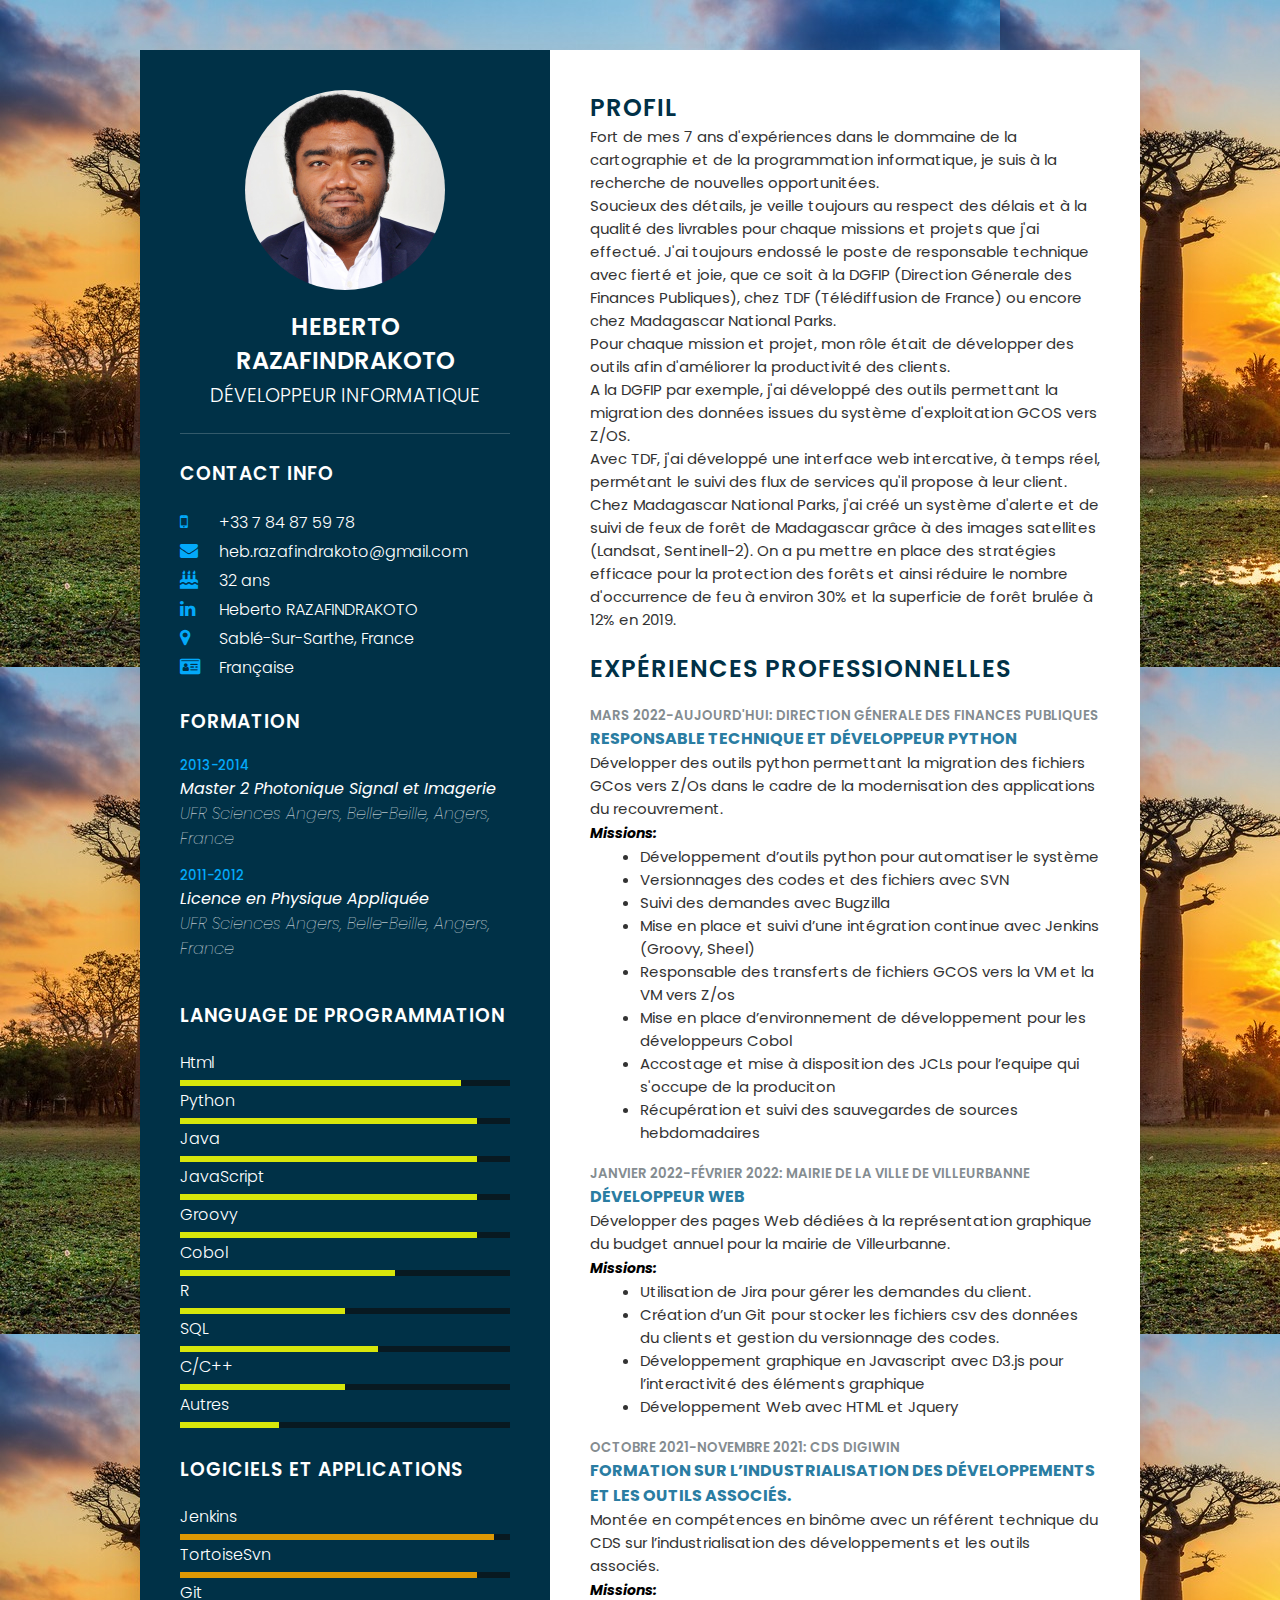
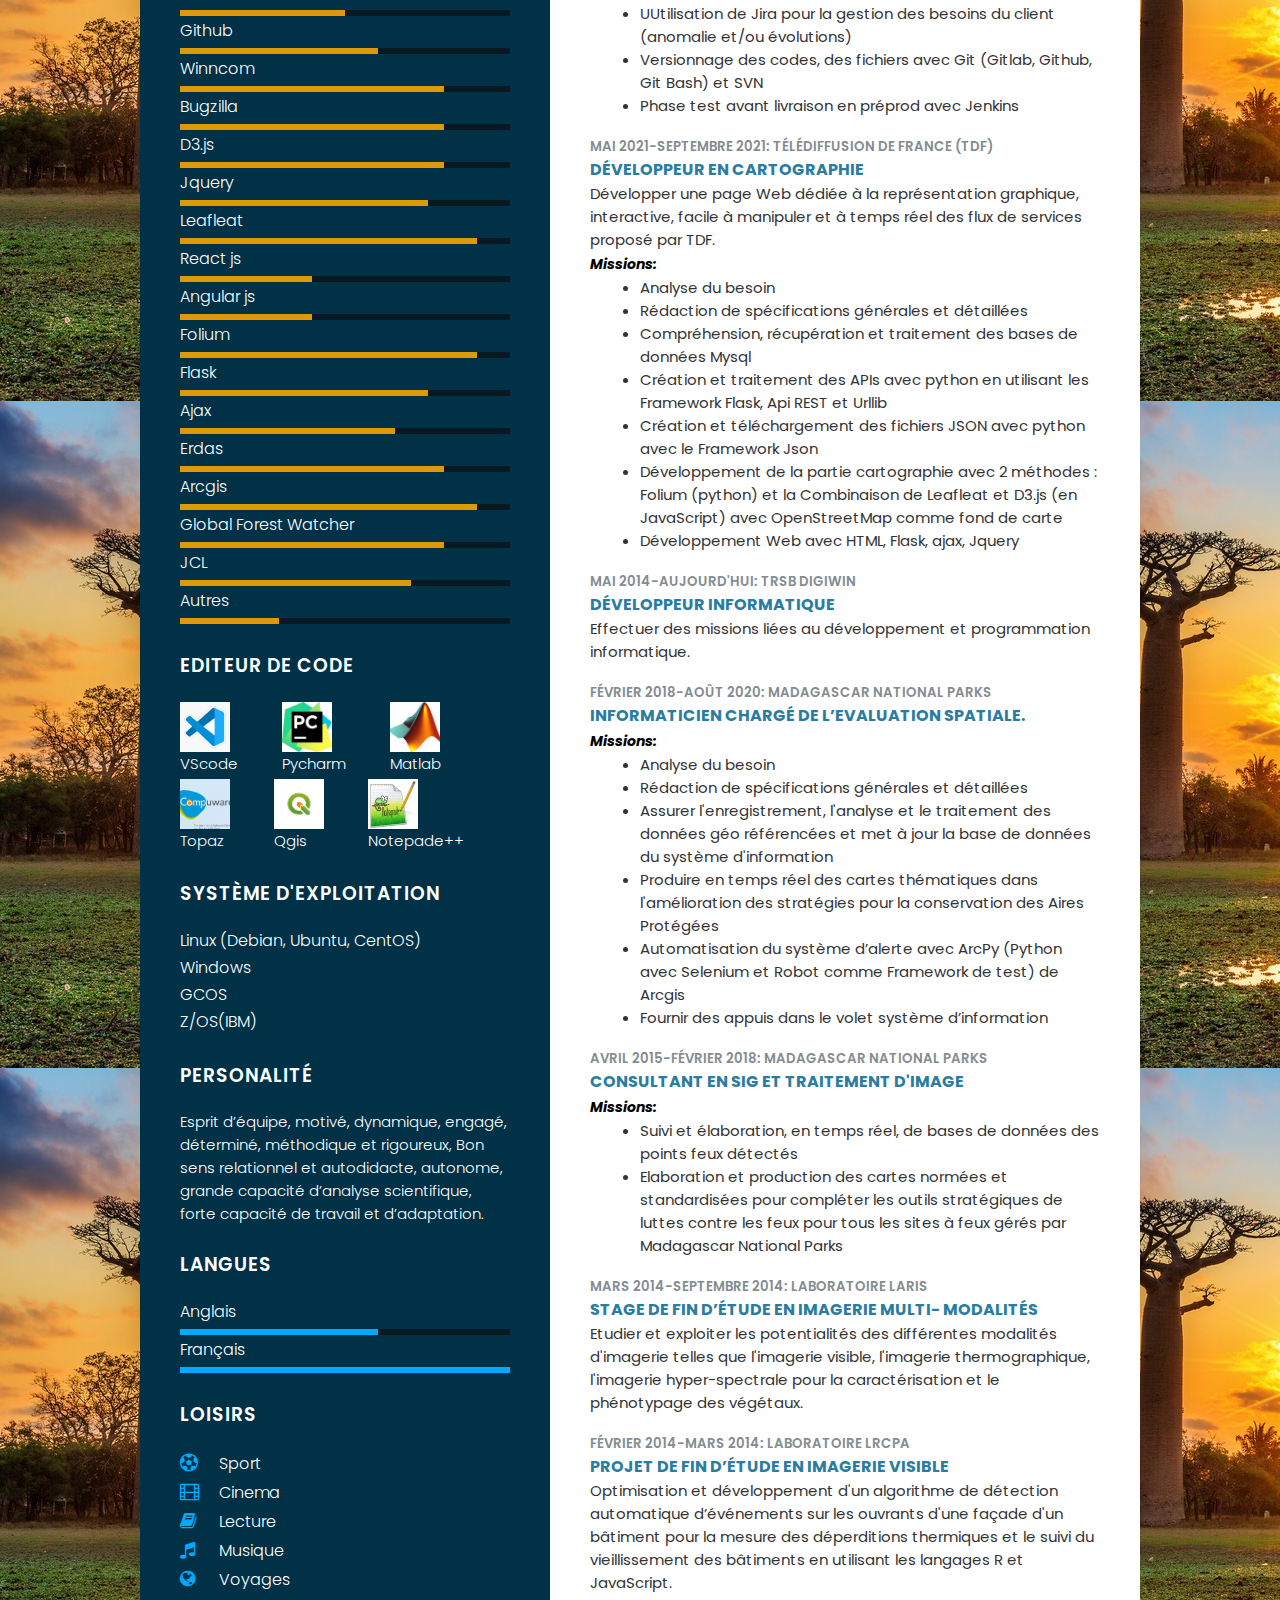
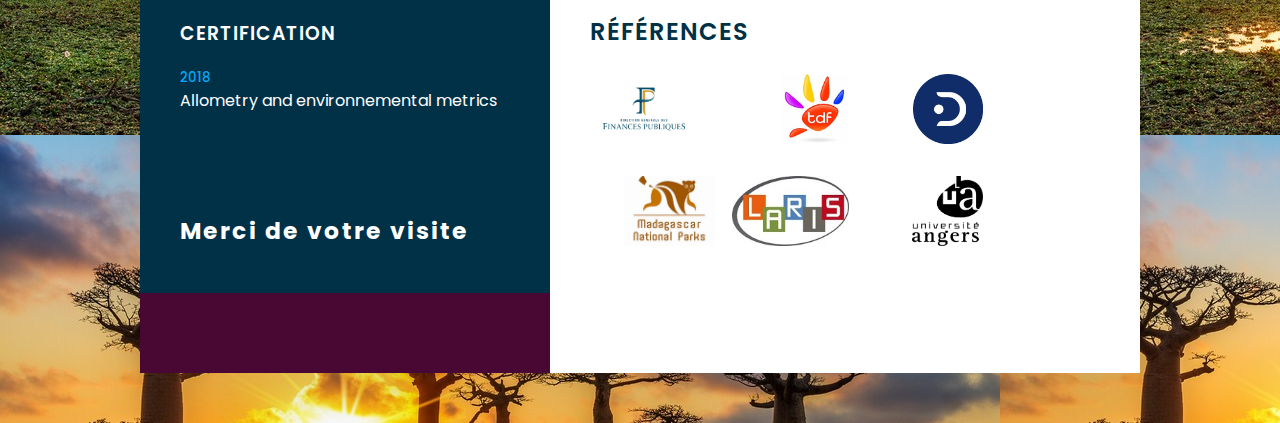
<file: index.html>
<!DOCTYPE html>
<html>
    <head>
        <meta name="viewport" content="width=device-width, initial-scale=1.0">
        <title>Curriculum vitae</title>
        <link rel="icon" type="image/x-icon" href="favicon.ico">
        <link rel="stylesheet" href="https://cdnjs.cloudflare.com/ajax/libs/font-awesome/4.7.0/css/font-awesome.css" integrity="sha512-5A8nwdMOWrSz20fDsjczgUidUBR8liPYU+WymTZP1lmY9G6Oc7HlZv156XqnsgNUzTyMefFTcsFH/tnJE/+xBg==" crossorigin="anonymous" referrerpolicy="no-referrer" />
        <link rel="stylesheet" type="text/css" href="style.css">
    </head>
    <body>
        <div class="container">
            <div class="left_Side">
                <div class="profileText">
                    <div class="imgBx">
                        <img src="profil.jpg">
                    </div>
                    <h2>Heberto RAZAFINDRAKOTO<br><span>Développeur Informatique</span></h2>
                </div>
                <div class="contactInfo">
                    <h3 class="title" id="test">Contact Info</h3>
                    <ul>
                        <li>
                            <span class="icon"><i class="fa fa-mobile" aria-hidden="true"></i></span>
                            <span class="text">+33 7 84 87 59 78</span>
                        </li>
                        <li>
                            <span class="icon"><i class="fa fa-envelope" aria-hidden="true"></i></span>
                            <span class="text">heb.razafindrakoto@gmail.com</span>
                        </li>
                        <li>
                            <span class="icon"><i class="fa fa-birthday-cake" aria-hidden="true"></i></span>
                            <span class="text">32 ans</span>
                        </li>
                        <li>
                            <span class="icon"><i class="fa fa-linkedin" aria-hidden="true"></i></span>
                            <span class="text">Heberto RAZAFINDRAKOTO</span>
                        </li>
                        <li>
                            <span class="icon"><i class="fa fa-map-marker" aria-hidden="true"></i></span>
                            <span class="text">Sablé-Sur-Sarthe, France</span>
                        </li>
                        <li>
                            <span class="icon"><i class="fa fa-id-card" aria-hidden="true"></i></span>
                            <span class="text">Française</span>
                        </li>
                    </ul>
                    <!-- Pour ajouter les click Mais ici pas besoin
                    <script src="https://ajax.googleapis.com/ajax/libs/jquery/3.6.1/jquery.min.js"></script>
                    <script type="text/javascript">
                        $(document).ready(function(){
                            $("h3").click(function(){
                                $('ul li').slideDown('slow');
                            });
                        });
                        $(document).ready(function(){$("h3").dblclick(function(){
                          $("ul li").slideUp("slow");
                            });
                        });
                    </script>
                    -->
                </div>
                <div class="Education">
                    <h3 class="title">Formation</h3>
                    <ul>
                        <li>
                            <h5>2013-2014</h5>
                            <h4>Master 2 Photonique Signal et Imagerie</h4>
                            <h4>UFR Sciences Angers, Belle-Beille, Angers, France</h4>
                        </li>
                        <li>
                            <h5>2011-2012</h5>
                            <h4>Licence en Physique Appliquée</h4>
                            <h4>UFR Sciences Angers, Belle-Beille, Angers, France</h4>
                        </li>
                    </ul>
                </div>
                <div class="contactInfo compétences">
                    <h3 class="title">Language de programmation</h3>
                    <ul>
                        <li>
                            <span class="text">Html</span>
                            <span class="percent">
                                <div style="width: 85%;"></div>
                            </span>
                        </li>
                        <li>
                            <span class="text">Python</span>
                            <span class="percent">
                                <div style="width: 90%;"></div>
                            </span>
                        </li>
                        <li>
                            <span class="text">Java</span>
                            <span class="percent">
                                <div style="width: 90%;"></div>
                            </span>
                        </li>
                        <li>
                            <span class="text">JavaScript</span>
                            <span class="percent">
                                <div style="width: 90%;"></div>
                            </span>
                        </li>
                        <li>
                            <span class="text">Groovy</span>
                            <span class="percent">
                                <div style="width: 90%;"></div>
                            </span>
                        </li>
                        <li>
                            <span class="text">Cobol</span>
                            <span class="percent">
                                <div style="width: 65%;"></div>
                            </span>
                        </li>
                        <li>
                            <span class="text">R</span>
                            <span class="percent">
                                <div style="width: 50%;"></div>
                            </span>
                        </li>
                        <li>
                            <span class="text">SQL</span>
                            <span class="percent">
                                <div style="width: 60%;"></div>
                            </span>
                        </li>
                        <li>
                            <span class="text">C/C++</span>
                            <span class="percent">
                                <div style="width: 50%;"></div>
                            </span>
                        </li>
                        <li>
                            <span class="text">Autres</span>
                            <span class="percent">
                                <div style="width: 30%;"></div>
                            </span>
                        </li>
                    </ul>
                </div>
                <div class="contactInfo applications">
                    <h3 class="title">Logiciels et applications</h3>
                    <ul>
                        <li>
                            <span class="text">Jenkins</span>
                            <span class="percent">
                                <div style="width: 95%;"></div>
                            </span>
                        </li>
                        <li>
                            <span class="text">TortoiseSvn</span>
                            <span class="percent">
                                <div style="width: 90%;"></div>
                            </span>
                        </li>
                        <li>
                            <span class="text">Git</span>
                            <span class="percent">
                                <div style="width: 50%;"></div>
                            </span>
                        </li>
                        <li>
                            <span class="text">Github</span>
                            <span class="percent">
                                <div style="width: 60%;"></div>
                            </span>
                        </li>
                        <li>
                            <span class="text">Winncom</span>
                            <span class="percent">
                                <div style="width: 80%;"></div>
                            </span>
                        </li>
                        <li>
                            <span class="text">Bugzilla</span>
                            <span class="percent">
                                <div style="width: 80%;"></div>
                            </span>
                        </li>
                        <li>
                            <span class="text">D3.js</span>
                            <span class="percent">
                                <div style="width: 80%;"></div>
                            </span>
                        </li>
                        <li>
                            <span class="text">Jquery</span>
                            <span class="percent">
                                <div style="width: 75%;"></div>
                            </span>
                        </li>
                        <li>
                            <span class="text">Leafleat</span>
                            <span class="percent">
                                <div style="width: 90%;"></div>
                            </span>
                        </li>
                        <li>
                            <span class="text">React js</span>
                            <span class="percent">
                                <div style="width: 40%;"></div>
                            </span>
                        </li>
                        <li>
                            <span class="text">Angular js</span>
                            <span class="percent">
                                <div style="width: 40%;"></div>
                            </span>
                        </li>
                        <li>
                            <span class="text">Folium</span>
                            <span class="percent">
                                <div style="width: 90%;"></div>
                            </span>
                        </li>
                        <li>
                            <span class="text">Flask</span>
                            <span class="percent">
                                <div style="width: 75%;"></div>
                            </span>
                        </li>
                        <li>
                            <span class="text">Ajax</span>
                            <span class="percent">
                                <div style="width: 65%;"></div>
                            </span>
                        </li>
                        <li>
                            <span class="text">Erdas</span>
                            <span class="percent">
                                <div style="width: 80%;"></div>
                            </span>
                        </li>
                        <li>
                            <span class="text">Arcgis</span>
                            <span class="percent">
                                <div style="width: 90%;"></div>
                            </span>
                        </li>
                        <li>
                            <span class="text">Global Forest Watcher</span>
                            <span class="percent">
                                <div style="width: 80%;"></div>
                            </span>
                        </li>
                        <li>
                            <span class="text">JCL</span>
                            <span class="percent">
                                <div style="width: 70%;"></div>
                            </span>
                        </li>
                        <li>
                            <span class="text">Autres</span>
                            <span class="percent">
                                <div style="width: 30%;"></div>
                            </span>
                        </li>
                    </ul>
                </div>
                <div class="contactInfo outils">
                    <h3 class="title">Editeur de code</h3>
                    <ul>
                        <li>
                            <div class="img1">
                                <img src="img1.jpg">
                            </div>
                            <p>VScode</p>
                        </li>
                        <li>
                            <div class="img1">
                                <img src="pycharm.jpg">
                            </div>
                            <p>Pycharm</p>
                        </li>
                        <li>
                            <div class="img1">
                                <img src="matlab.jpg">
                            </div>
                            <p>Matlab</p>
                        </li>
                        <li>
                            <div class="img1">
                                <img src="topaz.jpg">
                            </div>
                            <p>Topaz</p>
                        </li>
                        <li>
                            <div class="img1">
                                <img src="qgis.png">
                            </div>
                            <p>Qgis</p>
                        </li>
                        <li>
                            <div class="img1">
                                <img src="notepad.jpg">
                            </div>
                            <p>Notepade++</p>
                        </li>
                    </ul>
                </div>
                <div class="contactInfo systeme">
                    <h3 class="title">Système d'exploitation</h3>
                    <ul>
                        <li>
                            <span class="text">Linux (Debian, Ubuntu, CentOS)</span>
                        </li>
                        <li>
                            <span class="text">Windows</span>
                        </li>
                        <li>
                            <span class="text">GCOS</span>
                        </li>
                        <li>
                            <span class="text">Z/OS(IBM)</span>
                        </li>
                    </ul>
                </div>
                <div class="contactInfo Personalité">
                    <h3 class="title">Personalité</h3>
                    <P> Esprit d’équipe, motivé, dynamique, engagé, déterminé, méthodique
                        et rigoureux, Bon sens relationnel et autodidacte, autonome, grande
                        capacité d’analyse scientifique, forte capacité de travail et
                        d’adaptation.
                    </P>
                </div>
                <div class="contactInfo Language">
                    <h3 class="title">Langues</h3>
                    <ul>
                        <li>
                            <span class="text">Anglais</span>
                            <span class="percent">
                                <div style="width: 60%;"></div>
                            </span>
                        </li>
                        <li>
                            <span class="text">Français</span>
                            <span class="percent">
                                <div style="width: 100%;"></div>
                            </span>
                        </li>
                    </ul>
                </div>
                <div class="contactInfo Loisir">
                    <h3 class="title">Loisirs</h3>
                    <ul>
                        <li>
                            <span class="icon"><i class="fa fa-futbol-o" aria-hidden="true"></i></span>
                            <span class="text">Sport</span>
                        </li>
                        <li>
                            <span class="icon"><i class="fa fa-film" aria-hidden="true"></i></span>
                            <span class="text">Cinema</span>
                        </li>
                        <li>
                            <span class="icon"><i class="fa fa-book" aria-hidden="true"></i></span>
                            <span class="text">Lecture</span>
                        </li>
                        <li>
                            <span class="icon"><i class="fa fa-music" aria-hidden="true"></i></span>
                            <span class="text">Musique</span>
                        </li>
                        <li>
                            <span class="icon"><i class="fa fa-globe" aria-hidden="true"></i></span>
                            <span class="text">Voyages</span>
                        </li>
                    </ul>
                </div>
                <div class="Certification">
                    <h3 class="title">Certification</h3>
                    <h5>2018</h5>
                    <h4>Allometry and environnemental
                        metrics</h4>
                </div>
                <div class="animation">
                    <h3>Merci de votre visite</h3>
                </div>
                
            </div>
            <div class="right_Side">
                <div class="about">
                    <h2 class="title2">Profil</h2>
                    <p> Fort de mes 7 ans d'expériences dans le dommaine de la cartographie et
                        de la programmation informatique, je suis à la recherche de nouvelles
                        opportunitées.<br>Soucieux des détails, je veille toujours au respect 
                        des délais et à la qualité des livrables pour chaque missions et projets que
                        j'ai effectué.
                        J'ai toujours endossé le poste de responsable technique avec fierté et joie, que ce soit
                        à la DGFIP (Direction Génerale des Finances Publiques), chez TDF (Télédiffusion de France) 
                        ou encore chez Madagascar National Parks.<br>
                        Pour chaque mission et projet, mon rôle était de développer des outils 
                        afin d'améliorer la productivité des clients.<br> 
                        A la DGFIP par exemple, j'ai développé des outils permettant la migration des données 
                        issues du système d'exploitation GCOS vers Z/OS.<br>
                        Avec TDF, j'ai développé une interface web intercative, à temps réel, permétant 
                        le suivi des flux de services qu'il propose à leur client.<br>
                        Chez Madagascar National Parks, j'ai créé un système d'alerte et de suivi de 
                        feux de forêt de Madagascar grâce à des images satellites (Landsat, Sentinell-2).
                        On a pu mettre en place des stratégies efficace pour la protection des forêts et
                        ainsi réduire le nombre d'occurrence de feu à environ 30% et la
                        superficie de forêt brulée à 12% en 2019.
                        
                    </p>
                </div>
                <div class="about">
                    <h2 class="title2">expériences professionnelles</h2>
                    <div class="box">
                        <div class="année">
                            <h5>Mars 2022-Aujourd'hui: Direction Génerale des Finances Publiques</h5>
                        </div>
                        <div class="text">
                            <h4>Responsable technique et Développeur python</h4>
                            <span class="tooltiptext"> <h5>Outils et technologies:</h5><br><p>GCOS, JCL, Python, Java, Groovy, COBOL, Sheel, SVN, Topaz,
                                Jenkins, Bugzilla</p>
                            </span>
                            <p> Développer des outils python permettant la migration des fichiers GCos
                                vers Z/Os dans le cadre de la modernisation des applications du recouvrement.
                            </p>
                            <span class="mission">Missions:</span>
                            <ul>
                                <li>
                                    <span class="text">Développement d’outils python pour automatiser le système</span>
                                </li>
                                <li>
                                    <span class="text">Versionnages des codes et des fichiers avec SVN</span>
                                </li>
                                <li>
                                    <span class="text">Suivi des demandes avec Bugzilla</span>
                                </li>
                                <li>
                                    <span class="text">Mise en place et suivi d’une intégration continue avec Jenkins (Groovy, Sheel)</span>
                                </li>
                                <li>
                                    <span class="text">Responsable des transferts de fichiers GCOS vers la VM et la VM vers Z/os</span>
                                </li>
                                <li>
                                    <span class="text">Mise en place d’environnement de développement pour les développeurs
                                        Cobol</span>
                                </li>
                                <li>
                                    <span class="text">Accostage et mise à disposition des JCLs pour l’equipe qui s'occupe de la produciton</span>
                                </li>
                                <li>
                                    <span class="text">Récupération et suivi des sauvegardes de sources hebdomadaires</span>
                                </li>
                                
                            </ul>
                        </div>
                    </div>
                    <div class="box">
                        <div class="année">
                            <h5>Janvier 2022-février 2022: Mairie de la ville de Villeurbanne</h5>
                        </div>
                        <div class="text">
                            <h4>Développeur Web</h4>
                            <span class="tooltiptext"> <h5>Outils et technologies:</h5><br><p>Gitlab, Github, Git Bash, Jenkins, Jira, D3.js, Jquery, JavaScript,
                                HTML</p>
                            </span>
                            <p> Développer des pages Web dédiées à la représentation graphique du
                                budget annuel pour la mairie de Villeurbanne.
                            </p>
                            <span class="mission">Missions:</span>
                            <ul>
                                <li>
                                    <span class="text">Utilisation de Jira pour gérer les demandes du client.</span>
                                </li>
                                <li>
                                    <span class="text">Création d’un Git pour stocker les fichiers csv des données du clients et
                                        gestion du versionnage des codes.</span>
                                </li>
                                <li>
                                    <span class="text">Développement graphique en Javascript avec D3.js pour l’interactivité des
                                        éléments graphique</span>
                                </li>
                                <li>
                                    <span class="text">Développement Web avec HTML et Jquery</span>
                                </li>
                            </ul>
                        </div>
                    </div>
                    <div class="box">
                        <div class="année">
                            <h5>octobre 2021-novembre 2021: CDS DIGIWIN</h5>
                        </div>
                        <div class="text">
                            <h4>Formation sur
                                l’industrialisation des développements et les outils associés.</h4>
                            <p> Montée en compétences en binôme avec un référent technique du CDS sur
                                l’industrialisation des développements et les outils associés.
                            </p>
                            <span class="mission">Missions:</span>
                            <ul>
                                <li>
                                    <span class="text">UUtilisation de Jira pour la gestion des besoins du client (anomalie et/ou
                                        évolutions)</span>
                                </li>
                                <li>
                                    <span class="text">Versionnage des codes, des fichiers avec Git (Gitlab, Github, Git Bash) et
                                        SVN</span>
                                </li>
                                <li>
                                    <span class="text">Phase test avant livraison en préprod avec Jenkins</span>
                                </li>
                            </ul>
                        </div>
                    </div>
                    <div class="box">
                        <div class="année">
                            <h5>Mai 2021-septembre 2021: Télédiffusion de France (TDF)</h5>
                        </div>
                        <div class="text">
                            <h4>Développeur en cartographie</h4>
                            <span class="tooltiptext"> <h5>Outils et technologies:</h5><br><p>Folium; Leaflet; D3.js; Urllib; Flask; Api REST;
                                Ajax;Jquery; OpenStreetMap; Python; JavaScript; SQL; Mysql; HTML</p> 
                            </span>
                            <p> Développer une page Web dédiée à la représentation graphique,
                                interactive, facile à manipuler et à temps réel des flux de services proposé par TDF.
                            </p>
                            <span class="mission">Missions:</span>
                            <ul>
                                <li>
                                    <span class="text">Analyse du besoin</span>
                                </li>
                                <li>
                                    <span class="text">Rédaction de spécifications générales et détaillées</span>
                                </li>
                                <li>
                                    <span class="text">Compréhension, récupération et traitement des bases de données Mysql</span>
                                </li>
                                <li>
                                    <span class="text">Création et traitement des APIs avec python en utilisant les Framework Flask,
                                        Api REST et Urllib</span>
                                </li>
                                <li>
                                    <span class="text">Création et téléchargement des fichiers JSON avec python avec le Framework
                                        Json</span>
                                </li>
                                <li>
                                    <span class="text">Développement de la partie cartographie avec 2 méthodes : Folium (python) et la Combinaison de Leafleat et D3.js (en JavaScript)
                                        avec OpenStreetMap comme fond de carte
                                    </span>
                                </li>
                                <li>
                                    <span class="text">Développement Web avec HTML, Flask, ajax, Jquery</span>
                                </li>
                            </ul>
                        </div>
                    </div>
                    <div class="box">
                        <div class="année">
                            <h5>Mai 2014-Aujourd'hui: TRSb DIGIWIN</h5>
                        </div>
                        <div class="text">
                            <h4>Développeur Informatique</h4>
                            <p> Effectuer des missions liées au développement et programmation informatique. 
                            </p>
                        </div>
                    </div>
                    <div class="box">
                        <div class="année">
                            <h5>Février 2018-Août 2020: Madagascar National Parks</h5>
                        </div>
                        <div class="text">
                            <h4>Informaticien Chargé de l’Evaluation
                                Spatiale.</h4>
                            <span class="tooltiptext"> <h5>Outils et technologies:</h5><br><p>ArcGis; QGis; Erdas; Envi; SMART; Image Landsat; Image
                                sentinelle-2; ArcPy; Python; JavaScript; SQL; Google earth; GPS Tracker;
                                Global Forest Wátcher; R</p>
                            </span>
                            <span class="mission">Missions:</span>
                            <ul>
                                <li>
                                    <span class="text">Analyse du besoin</span>
                                </li>
                                <li>
                                    <span class="text">Rédaction de spécifications générales et détaillées</span>
                                </li>
                                <li>
                                    <span class="text">Assurer l'enregistrement, l'analyse et le traitement des données géo
                                        référencées et met à jour la base de données du système d'information</span>
                                </li>
                                <li>
                                    <span class="text">Produire en temps réel des cartes thématiques dans l'amélioration des
                                        stratégies pour la conservation des Aires Protégées</span>
                                </li>
                                <li>
                                    <span class="text">Automatisation du système d’alerte avec ArcPy (Python avec Selenium et
                                        Robot comme Framework de test) de Arcgis</span>
                                </li>
                                <li>
                                    <span class="text">Fournir des appuis dans le volet système d’information
                                    </span>
                                </li>
                            </ul>
                        </div>
                    </div>
                    <div class="box">
                        <div class="année">
                            <h5>Avril 2015-Février 2018: Madagascar National Parks</h5>
                        </div>
                        <div class="text">
                            <h4>Consultant en SIG et traitement d'image</h4>
                            <span class="tooltiptext"> <h5>Outils et technologies:</h5><br><p>ArcGis; QGis; Python; JavaScript; SQL; Google earth; GPS
                                Tracker; R</p>
                            </span>
                            <span class="mission">Missions:</span>
                            <ul>
                                <li>
                                    <span class="text">Suivi et élaboration, en temps réel, de bases de données des points feux
                                        détectés</span>
                                </li>
                                <li>
                                    <span class="text">Elaboration et production des cartes normées et standardisées pour compléter
                                        les outils stratégiques de luttes contre les feux pour tous les sites à feux gérés
                                        par Madagascar National Parks</span>
                                </li>
                            </ul>
                        </div>
                    </div>
                    <div class="box">
                        <div class="année">
                            <h5>Mars 2014-septembre 2014: Laboratoire LARIS</h5>
                        </div>
                        <div class="text">
                            <h4>Stage de fin d’étude en imagerie multi-
                                modalités</h4>
                            <span class="tooltiptext"> <h5>Outils et technologies:</h5><br><p>Matlab; R; Imagerie Thermographique; Imagerie Visible;
                                Imagerie hyperspectrale; phénotypage</p>
                            </span>
                            <p> Etudier et exploiter les potentialités des différentes modalités d'imagerie
                                telles que l'imagerie visible, l'imagerie thermographique, l'imagerie hyper-spectrale
                                pour la caractérisation et le phénotypage des végétaux.
                            </p>
                        </div>
                    </div>
                    <div class="box">
                        <div class="année">
                            <h5>Février 2014-Mars 2014: Laboratoire LRCPA</h5>
                        </div>
                        <div class="text">
                            <h4>Projet de fin d’étude en imagerie visible</h4>
                            <span class="tooltiptext"> <h5>Outils et technologies:</h5><br><p>Matlab; R; Imagerie Visible</p>
                            </span>
                            <p> Optimisation et développement d'un algorithme de détection automatique
                                d’événements sur les ouvrants d'une façade d'un bâtiment pour la mesure des
                                déperditions thermiques et le suivi du vieillissement des bâtiments en utilisant les
                                langages R et JavaScript.
                            </p>
                        </div>
                    </div>
                </div>
                <div class="ref">
                    <h2 class="title2">Références</h2>
                    <ul>
                        <li>
                            <div class="img2">
                                <a href="https://www.economie.gouv.fr/dgfip" target="_blank">
                                    <img src="dgfip.jpg">
                                </a>
                            </div>
                        </li>
                        <li>
                            <div class="img2">
                                <a href="https://www.tdf.fr/" target="_blank">
                                    <img src="tdf.jpg">
                                </a>
                            </div>
                        </li>
                        <li>
                            <div class="img2">
                                <a href="https://digiwin.fr/" target="_blank">
                                    <img src="trsb.png">
                                </a>
                            </div>
                        </li>
                        <li>
                            <div class="img2">
                                <a href="https://www.parcs-madagascar.com/" target="_blank">
                                    <img src="mnp.jpg">
                                </a>
                            </div>
                        </li>
                        <li>
                            <div class="img2">
                                <a href="https://laris.univ-angers.fr/fr/home.html" target="_blank">
                                    <img src="laris.jpg">
                                </a>
                            </div>
                        </li>
                        <li>
                            <div class="img2">
                                <a href="https://www.univ-angers.fr/fr/index.html" target="_blank">
                                    <img src="univ.jpg">
                                </a>
                            </div>
                        </li>
                    </ul>                            
                </div>
            </div>
            <div class="bas"></div>
        </div>
    </body>
</html>
</file>
<file: style.css>
@import url('https://fonts.googleapis.com/css?family=Poppins:200,300,400,500,600,700,800,900&display=swap');
*
{
    margin: 0;
    padding: 0;
    box-sizing: border-box;
    font-family: 'Poppins', sans-serif;
}
body
{
    background-image: url("mada.jpg");
    display: flex;
    justify-content: center;
    align-items: center;
    min-height: 100vh;
}
.container
{
    position: relative;
    width: 100%;
    max-width: 1000px;
    min-height: 1000px;
    background: #fff;
    margin: 50px;
    display: grid;
    grid-template-columns: 1fr 2fr;
    box-shadow: 0 35px 55px rgba(0,0,0,0.1);
}
.container .left_Side
{
    position: relative;
    background: #003147;
    padding: 40px;
}
.container .bas
{
    position: relative;
    background: #490734;
    padding: 40px;
}

.profileText
{
    position: relative;
    display: flex;
    flex-direction: column;
    align-items: center;
    padding-bottom: 20px;
    border-bottom:1px solid rgba(255,255,255,0.2);
}
.profileText .imgBx
{
    position: relative;
    width: 200px;
    height: 200px;
    border-radius: 50%;
    overflow: hidden;
}
.profileText .imgBx img
{
    position: absolute;
    top:0;
    left:0;
    width: 200px;
    height:200px;
    object-fit: cover;
}
.profileText h2
{
    color: #fff;
    font-size: 1.5em;
    margin-top: 20px;
    text-transform: uppercase;
    text-align: center;
    font-weight: 600;
    line-height: 1.4em;
}
.profileText h2 span
{
    font-size: 0.8em;
    font-weight: 300;
}
.contactInfo
{
    padding-top: 40px;
    margin-left: 30px;
    padding-right: 300px;
    display: inline;
}
.title
{
    color: #fff;
    text-transform: uppercase;
    font-weight: 600;
    letter-spacing: 1px;
    margin-bottom: 20px;
}
.contactInfo ul
{
    position:relative;

}
.contactInfo ul li
{
    position:relative;
    list-style: none;
    margin:2px 0;
    cursor: pointer;
}

.contactInfo ul li .icon
{
    display: inline-block;
    width: 30px;
    font-size: 18px;
    color:#03a9fa;
    margin-right: 5px;
}

.contactInfo ul li span
{
    font-weight: 300;
    color:#fff;
}
.Education
{
    padding-top: 40px;
    margin-left: 30px;
    padding-right: 300px;
    display: inline;
}
.Education ul li
{
    margin-bottom: 15px;
    list-style: none;
}
.Education h5
{
    color:#03a9fa;
    font-weight: 500;
}
.Education h4:nth-child(2)
{
    color:#fff;
    font-weight: 400;
}
.Education h4
{
    color:#fff;
    font-weight: 100;
    font-style: italic;
}

.contactInfo.Language .percent
{
    position: relative;
    width: 100%;
    height: 6px;
    background: #081921;
    display: block;
    margin-top: 5px;
}
.contactInfo.Language .percent div
{
    position: absolute;
    top: 0;
    left: 0;
    height: 100%;
    background: #03a9fa;
}
.contactInfo.compétences .percent
{
    position: relative;
    width: 100%;
    height: 6px;
    background: #081921;
    display: block;
    margin-top: 5px;
}
.contactInfo.compétences .percent div
{
    position: absolute;
    top: 0;
    left: 0;
    height: 100%;
    background: #d7e60b;
}
.contactInfo.applications .percent
{
    position: relative;
    width: 100%;
    height: 6px;
    background: #081921;
    display: block;
    margin-top: 5px;
}
.contactInfo.applications .percent div
{
    position: absolute;
    top: 0;
    left: 0;
    height: 100%;
    background: #de9905;
}
.contactInfo.outils .img1
{
    position: relative;
    width: 50px;
    height: 50px;
    overflow: hidden;
}
.contactInfo.outils .img1 img
{
    position: absolute;
    top:0;
    left:0;
    width: 100%;
    height: 100%;
    object-fit: cover;
}
.contactInfo.outils ul p
{
    font-weight: 300;
    color:#fff;
}
.contactInfo.outils ul li 
{
    display: inline-block;
    font-size: 18px;
    margin-right: 40px;

}

.contactInfo.Personalité p
{
    font-weight: 300;
    color:#fff;

}
.Certification h5
{
    color:#03a9fa;
    font-weight: 500;

}
.Certification h4
{
    color:#fff;
    font-weight: 400;
    margin-bottom: 100px;

}
.animation{
    color: white;
    font-size: 20px;
    font-weight: 100;
    letter-spacing: 2px;
    position: relative;
    animation: linear;
}
@keyframes text {
    from {left: 0px;}
    to {left: 400px;}
}
@media (prefers-reduced-motion: no-preference) {
    .animation {
      animation-name: text;
      animation-duration: 5s;
      animation-iteration-count: infinite;
    }
  }
.container .right_Side
{
    position: relative;
    background: #fff;
    padding: 40px;
}
.about
{
    margin-bottom: 20px;
}
.about:last-child
{
    margin-bottom: 0;
}
.title2
{
    color: #003147;
    text-transform: uppercase;
    font-weight: 600;
    letter-spacing: 1px;

}
.ref ul
{
    position:relative;

}
.ref ul li
{
    display: inline-table;
    list-style: none;
    margin-left: 40px;
    margin-top: 25px;
    cursor: pointer;
    align-items: center;
}

.ref ul li .img2
{
    position: relative;
    width: 90px;
    height: 70px;
}
.ref ul li .img2 img
{
    position: absolute;
    top:0;
    right: 5px;
    width: max-content;
    height: 100%;
    object-fit: cover;
}
p
{
    color:#333;
    font-size: 15px;
}

.about .box
{
    margin:20px 0;
    display: block;
}
.about .box .année
{
    min-width: 150px;
}
.about .box .année h5
{
    text-transform: uppercase;
    color:#848c90;
    font-weight: 600;
}

.about .box .text h4
{
    text-transform: uppercase;
    color:#2a7da2;
    font-size: 16px;
    cursor: pointer;
}

.about .box .text .tooltiptext {
  visibility: hidden;
  width: 160px;
  height: max-content;
  background: #d7e60b;
  border: #000 1px solid;
  color: #333;
  text-align: center;
  border-radius: 6px;
  left: 95%;
  padding: 20px;

  /* Position the tooltip */
  position: absolute;
  z-index: 1;
}

.about .box .text:hover .tooltiptext {
  visibility: visible;
}
.about .box .text .mission
{
    font-style: italic; 
    font-weight: bold; 
    font-size: 14px; 
}
.about .box .text ul li
{
    position:relative;
    color:#333;
    font-size: 15px;
    margin-left: 50px;
}
@media (max-width:1000px)
{
    .container
    {
        margin: 10px;
        grid-template-columns: repeat(1,1fr);
    }
}
</file>
